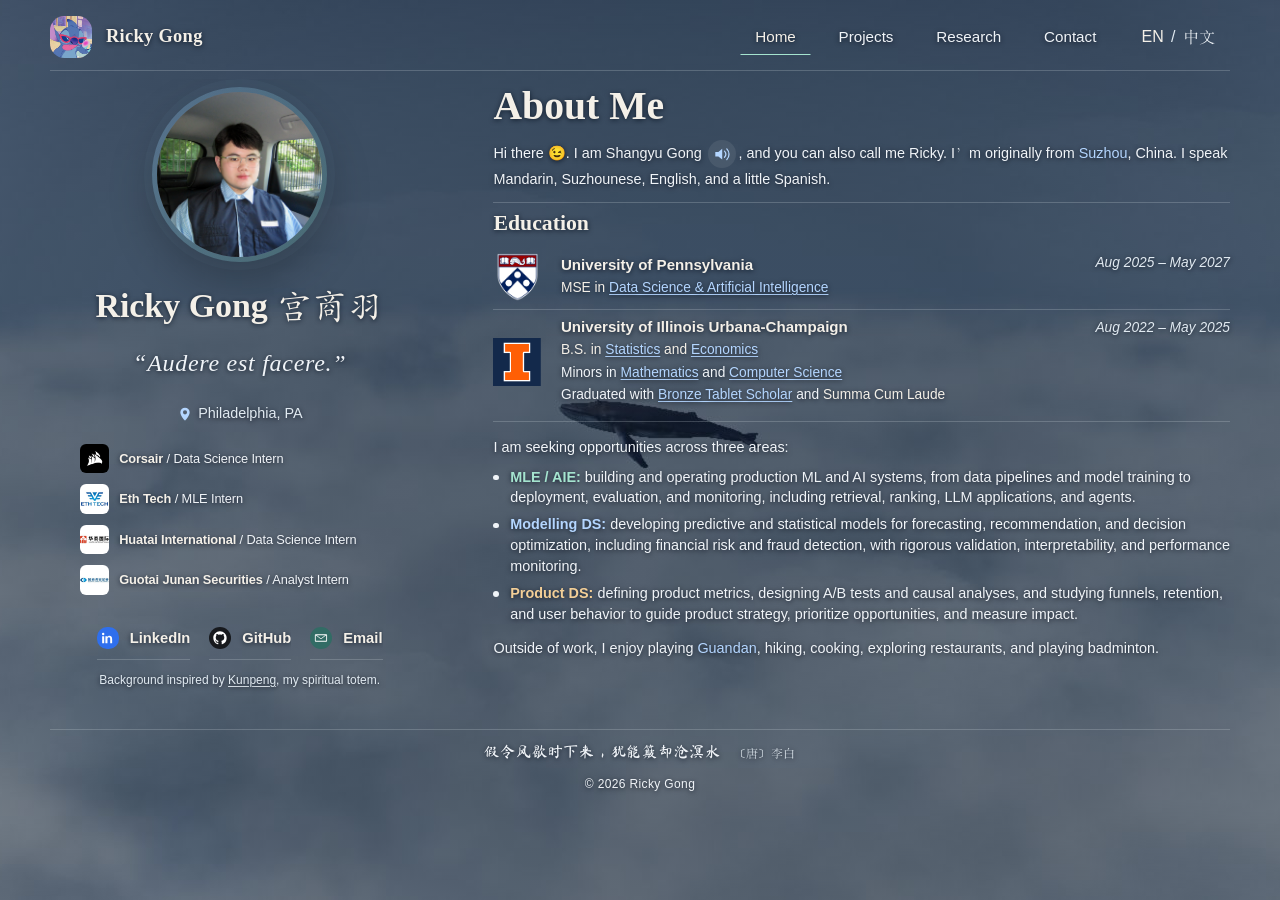
<file: index.html>
<!DOCTYPE html>
<html lang="en">
  <head>
    <meta charset="UTF-8" />
    <meta name="viewport" content="width=device-width, initial-scale=1.0" />
    <title>Ricky Gong | Homepage</title>
    <meta
      name="description"
      content="Shangyu Gong (Ricky Gong, 宫商羽): data science and AI portfolio featuring machine learning, search and recommendation, causal inference, research, and teaching."
    />
    <link rel="canonical" href="https://ricky-s-gong.github.io/" />
    <meta name="google-site-verification" content="833BFG0Uy-rl3wBpezrpCgb5vTBMN2tHVnR4rTbkSSg" />
    <meta property="og:type" content="website" />
    <meta property="og:url" content="https://ricky-s-gong.github.io/" />
    <meta property="og:title" content="Ricky Gong | Homepage" />
    <meta property="og:description" content="Explore Shangyu Gong's data science and AI projects, research, and teaching." />
    <link rel="icon" type="image/jpeg" href="./assets/favicon.jpg?v=20260407-detail-mobile-2022" />
    <link rel="preconnect" href="https://fonts.googleapis.com" />
    <link rel="preconnect" href="https://fonts.gstatic.com" crossorigin />
    <link rel="stylesheet" href="./styles.css?v=20261124-home-footer-offset-0083" />
    <script src="./locale.js?v=20260407-detail-mobile-2022"></script>
  </head>
  <body data-view="home" data-sky>
    <div class="home-sky" aria-hidden="true">
      <canvas id="home-sky"></canvas>
    </div>
    <div class="page-shell">
      <div class="ambient ambient-left"></div>
      <div class="ambient ambient-right"></div>

      <header class="site-header">
        <a class="brand" href="#home">
          <img class="brand-mark" src="./assets/favicon.jpg?v=20260827-stitch-brand-0015" alt="" />
          <span class="brand-text">Ricky Gong</span>
        </a>

        <div class="site-header-actions">
          <nav class="site-nav" aria-label="Primary">
            <a href="#home" data-view-link="home" id="nav-home">Home</a>
            <a href="#projects" data-view-link="projects" id="nav-projects">Projects</a>
            <a href="#research" data-view-link="research" id="nav-research">Research</a>
            <a href="#contact" data-view-link="contact" id="nav-contact">Contact</a>
          </nav>
          <button data-locale-toggle></button>
        </div>
      </header>

      <main id="top" class="view-stage">
        <section id="home" class="view-panel is-active" data-view="home">
          <div class="home-overview">
            <div class="hero home-hero">
              <div class="hero-stage glass">
                <div class="portrait-shell">
                  <div class="portrait-ring">
                    <img id="hero-portrait-image" class="portrait-image" alt="Portrait of Shangyu Gong" />
                    <div id="hero-portrait-fallback" class="portrait-fallback">RG</div>
                  </div>
                </div>

                <div class="intro-card">
                  <h1 id="hero-name"><span lang="en">Ricky Gong</span> <span class="hero-name-cn" lang="zh-Hans">宫商羽</span></h1>
                  <p class="hero-subtitle hero-motto" id="hero-subtitle"></p>
                  <p class="hero-location" id="hero-location"></p>
                  <div class="hero-industry-list" id="hero-industry-list"></div>

                  <div class="hero-link-row" id="hero-link-row"></div>
                  <p class="hero-background-note" id="hero-background-note"></p>
                </div>
              </div>
            </div>

            <div class="home-about">
              <h2 id="about-heading">About Me</h2>
              <div id="home-intro-content" class="home-about-prose section-tight">
                <p>I am Shangyu Gong (Ricky Gong, 宫商羽), studying Data Science &amp; Artificial Intelligence at the University of Pennsylvania. Explore my projects in machine learning, search and recommendation, causal inference, and data systems, alongside my research and teaching.</p>
              </div>
              <section class="education-section" aria-labelledby="education-heading">
                <h3 id="education-heading">Education</h3>
                <div class="education-list" id="education-list"></div>
              </section>
              <div id="home-about-content" class="home-about-prose section-tight"></div>
            </div>
          </div>
          <footer class="home-poem" lang="zh-Hans">
            <p class="poem-text">假令风歇时下来，犹能簸却沧溟水</p>
            <p class="poem-source">〔唐〕李白</p>
            <p class="home-copyright" lang="en">© 2026 Ricky Gong</p>
          </footer>
        </section>

        <section class="view-panel" data-view="projects">
          <div id="projects" class="section-heading project-section-header">
            <div>
              <h2 id="projects-heading">Selected Projects</h2>
            </div>
          </div>
          <div class="project-section-intro">
            <p id="projects-intro">
              This section brings together the projects that best represent how I think and work, organized by toolkit.
            </p>
          </div>
          <div class="projects-nav section-tight" id="projects-nav"></div>
          <div class="projects-categories section-offset" id="projects-categories"></div>
        </section>

        <section id="research" class="view-panel" data-view="research">
          <div class="research-section-stack">
            <section class="research-subsection">
              <div class="section-heading research-subheading">
                <div>
                  <h2 id="research-heading">Research</h2>
                </div>
              </div>
              <!-- <div id="research-intro" class="research-intro"></div> -->
              <section class="research-category">
                <!-- <h3 id="ai-research-heading">AI Research</h3> -->
                <div class="research-card-grid" id="ai-research-cards"></div>
              </section>
              <!--
              <section class="research-category" aria-labelledby="economics-research-heading">
                <h3 id="economics-research-heading">Economics Research</h3>
                <div class="research-card-grid" id="economics-research-cards"></div>
              </section>
              -->
            </section>
            <section class="research-subsection">
              <div class="section-heading research-subheading">
                <div>
                  <h2 id="teaching-heading">Teaching</h2>
                </div>
              </div>
              <div class="research-card-grid" id="teaching-cards"></div>
            </section>
          </div>
        </section>

        <section id="contact" class="view-panel" data-view="contact">
          <div class="contact-section glass">
            <div class="contact-copy">
              <h2 id="contact-heading">Connect, coffee chats, and potential opportunities.</h2>
              <p class="section-copy" id="contact-copy">
                If you'd like to connect, you can schedule a conversation, request my resume privately, or follow up
                by email or social media.
              </p>
            </div>
            <div class="contact-actions">
              <div class="contact-booking-grid" id="contact-booking"></div>
              <div class="hero-link-row contact-link-row" id="contact-links"></div>
            </div>
          </div>
          <footer class="contact-footer">
            <p class="site-credits">Background artwork: <a href="https://sketchfab.com/3d-models/blue-whale-textured-d24d19021c724c3a9134eebcb76b0e0f" target="_blank" rel="noreferrer">Blue Whale — Bohdan Lvov</a>, <a href="https://creativecommons.org/licenses/by/4.0/" target="_blank" rel="noreferrer">CC BY 4.0</a>; scene lighting, scale and flight path adapted for this site. Cloud texture: <a href="https://github.com/pmndrs/assets#textures" target="_blank" rel="noreferrer">pmndrs/assets, CC0</a>.</p>
            <a class="button button-secondary contact-admin-button" href="./admin/">
              <svg viewBox="0 0 24 24" width="16" height="16" fill="none" stroke="currentColor" stroke-width="1.75" aria-hidden="true">
                <rect x="5" y="10" width="14" height="11" rx="2" />
                <path d="M8 10V7a4 4 0 0 1 8 0v3" />
              </svg>
              <span id="contact-admin">Admin</span>
            </a>
          </footer>
        </section>
      </main>
    </div>

    <dialog id="teaser-dialog" class="teaser-dialog" aria-label="Paper teaser, full image">
      <button type="button" aria-label="Close image" autofocus>×</button>
      <img alt="" />
    </dialog>

    <script src="./projects-data.js?v=20260826-hero-industry-0005"></script>
    <script src="./script.js?v=20261124-home-footer-offset-0083"></script>
    <script src="./site-background.js?v=20261117-analytics-beacon-0078"></script>
    <script src="./site-analytics.js?v=20261117-analytics-beacon-0078"></script>
  </body>
</html>
</file>
<file: styles.css>
:root {
  --bg: #08111f;
  --bg-soft: #12233f;
  --surface: rgba(7, 17, 32, 0.64);
  --surface-border: rgba(154, 207, 255, 0.18);
  --text: #f3f6fb;
  --text-soft: #b7c6db;
  --text-muted: #8c9cb1;
  --accent: #7cf7c1;
  --accent-2: #7ac6ff;
  --accent-3: #ffd166;
  --shadow: 0 30px 80px rgba(0, 0, 0, 0.35);
  --radius-lg: 28px;
  --max-width: 1180px;
}

* {
  box-sizing: border-box;
}

html {
  scroll-behavior: smooth;
}

body {
  margin: 0;
  min-height: 100vh;
  font-family: "Avenir Next", "Segoe UI", "Site Songti", "Songti SC", "SimSun", sans-serif;
  color: var(--text);
  background:
    radial-gradient(circle at top left, rgba(122, 198, 255, 0.18), transparent 28%),
    radial-gradient(circle at top right, rgba(124, 247, 193, 0.12), transparent 30%),
    linear-gradient(160deg, #040a13 0%, #08111f 48%, #0d1930 100%);
}

a {
  color: inherit;
  text-decoration: none;
}

.page-shell {
  position: relative;
  overflow: hidden;
}

.ambient {
  position: fixed;
  width: 40rem;
  height: 40rem;
  border-radius: 999px;
  filter: blur(70px);
  opacity: 0.18;
  pointer-events: none;
  z-index: 0;
  animation: ambientDrift 14s ease-in-out infinite alternate;
}

.ambient-left {
  top: 3rem;
  left: -10rem;
  background: #39d6ff;
}

.ambient-right {
  top: 28rem;
  right: -14rem;
  background: #8fff96;
  animation-duration: 18s;
  animation-direction: alternate-reverse;
}

.site-header,
main {
  position: relative;
  z-index: 1;
}

.site-header {
  width: min(calc(100% - 2rem), var(--max-width));
  margin: 0 auto;
  padding: 1.5rem 0 0;
  display: flex;
  justify-content: space-between;
  align-items: center;
}

.site-header-actions {
  display: flex;
  align-items: center;
  gap: 0.9rem;
}

.brand {
  display: inline-flex;
  align-items: center;
  gap: 0.9rem;
  font-weight: 700;
  letter-spacing: 0.02em;
}

.brand-mark {
  width: 2.6rem;
  height: 2.6rem;
  border-radius: 0.9rem;
  display: block;
  overflow: hidden;
  object-fit: cover;
}

.brand-text {
  font-family: "Iowan Old Style", "Palatino Linotype", "Site Songti", "Songti SC", "SimSun", serif;
  font-size: 1.15rem;
}

.site-nav {
  display: flex;
  gap: 0.75rem;
  align-items: center;
  flex-wrap: wrap;
  color: var(--text-soft);
  font-size: 0.95rem;
}

.site-nav a {
  padding: 0.55rem 0.9rem;
  border-radius: 999px;
  border: 1px solid transparent;
  transition: border-color 180ms ease, background 180ms ease, color 180ms ease;
}

.site-nav a:hover,
.site-nav a:focus-visible {
  color: var(--text);
}

.site-nav a.is-active {
  color: var(--text);
  background: rgba(255, 255, 255, 0.06);
  border-color: rgba(124, 247, 193, 0.26);
}

.locale-toggle {
  display: inline-flex;
  align-items: center;
  gap: 0.45rem;
  padding: 0.55rem 0.9rem;
  border-radius: 999px;
  border: 1px solid rgba(154, 207, 255, 0.18);
  background: rgba(255, 255, 255, 0.05);
  color: var(--text-soft);
  font: inherit;
  cursor: pointer;
  transition: border-color 180ms ease, background 180ms ease, color 180ms ease, transform 180ms ease;
}

.locale-toggle:hover,
.locale-toggle:focus-visible {
  color: var(--text);
  border-color: rgba(124, 247, 193, 0.34);
  background: rgba(255, 255, 255, 0.08);
  transform: translateY(-1px);
}

.locale-toggle-option.is-active {
  color: var(--text);
}

.locale-toggle-divider {
  color: var(--text-muted);
}

main {
  width: min(calc(100% - 2rem), var(--max-width));
  margin: 0 auto;
  padding: 3rem 0 4rem;
}

.view-stage {
  min-height: calc(100vh - 7rem);
}

.detail-topbar {
  display: flex;
  justify-content: space-between;
  align-items: center;
  gap: 1rem;
}

.view-panel {
  display: none;
  min-height: calc(100vh - 7rem);
  padding: 2rem 0 1rem;
}

.view-panel.is-active {
  display: block;
}

@media (prefers-reduced-motion: no-preference) {
  .view-panel.is-active {
    animation: viewEnter 240ms cubic-bezier(.2, .65, .3, 1) both;
  }
}

@keyframes viewEnter {
  from { opacity: 0; transform: translateY(4px); }
  to { opacity: 1; transform: translateY(0); }
}

#home {
  padding-top: 0.6rem;
}

.home-overview {
  min-height: auto;
  display: grid;
  grid-template-columns: minmax(300px, 0.68fr) minmax(0, 1.32fr);
  gap: 1.25rem;
  align-items: stretch;
}

.home-hero {
  display: flex;
  align-items: center;
  justify-content: center;
  min-height: auto;
}

.hero-stage {
  width: 100%;
  min-height: 100%;
  display: grid;
  grid-template-columns: 1fr;
  gap: 1rem;
  align-items: center;
  justify-items: center;
  align-content: center;
  padding: 1.45rem;
  position: relative;
  overflow: hidden;
  transform-style: preserve-3d;
}

.hero-stage::before {
  content: "";
  position: absolute;
  inset: 0;
  background:
    radial-gradient(circle at 15% 35%, rgba(122, 198, 255, 0.18), transparent 28%),
    radial-gradient(circle at 80% 70%, rgba(124, 247, 193, 0.14), transparent 26%);
  pointer-events: none;
}

.hero-stage::after {
  content: none;
}

.motion-ready .hero-stage::after {
  animation: none;
}

.portrait-shell,
.intro-card {
  position: relative;
  z-index: 1;
}

.portrait-shell {
  display: flex;
  justify-content: center;
}

.portrait-ring {
  width: clamp(175px, 13vw, 220px);
  height: clamp(175px, 13vw, 220px);
  border-radius: 999px;
  padding: 5px;
  overflow: hidden;
  background: linear-gradient(135deg, rgba(154, 207, 255, 0.28), rgba(124, 247, 193, 0.16));
  box-shadow:
    0 18px 45px rgba(0, 0, 0, 0.24),
    0 0 0 8px rgba(154, 207, 255, 0.035);
  position: relative;
}

.portrait-ring > * {
  position: relative;
  z-index: 1;
}

.portrait-image,
.portrait-fallback {
  width: 100%;
  height: 100%;
  border-radius: 999px;
}

.portrait-image {
  display: none;
  object-fit: cover;
  object-position: center 48%;
  background: #657286;
}

.portrait-image.is-visible {
  display: block;
}

.portrait-fallback {
  display: grid;
  place-items: center;
  background:
    radial-gradient(circle at 30% 25%, rgba(255, 255, 255, 0.18), transparent 20%),
    linear-gradient(160deg, #143152 0%, #0f223b 55%, #0a1627 100%);
  font-family: "Baskerville", "Times New Roman", "Site Songti", "Songti SC", "SimSun", serif;
  font-size: clamp(3rem, 7vw, 4.6rem);
  font-weight: 700;
  letter-spacing: 0.04em;
  color: rgba(243, 246, 251, 0.94);
}

.portrait-fallback.is-hidden {
  display: none;
}

.intro-card {
  width: 100%;
  max-width: 460px;
  padding: 0;
  border: 0;
  border-radius: 0;
  background: transparent;
  backdrop-filter: none;
  -webkit-backdrop-filter: none;
  box-shadow: none;
  text-align: center;
}

.intro-card h1 {
  font-size: clamp(2rem, 3.15vw, 2.7rem);
  max-width: none;
}

.name-audio-button {
  display: inline-flex;
  align-items: center;
  justify-content: center;
  vertical-align: middle;
  width: 1.75rem;
  height: 1.75rem;
  margin: 0 .15rem;
  padding: .3rem;
  border: 0;
  border-radius: 50%;
  background: rgba(255, 255, 255, .08);
  color: var(--accent-2);
  cursor: pointer;
}
.name-audio-button svg { width: 100%; height: 100%; }
.name-audio-button:hover { color: var(--accent); background: rgba(255, 255, 255, .16); }
.name-audio-status { color: var(--text-soft); font-size: .85rem; }

.eyebrow,
.section-tag,
.status-label,
.spotlight-label {
  text-transform: uppercase;
  letter-spacing: 0.18em;
  font-size: 0.73rem;
  color: var(--accent);
}

h1,
h2,
h3 {
  margin: 0;
}

h1 {
  margin-top: 0.65rem;
  font-family: "Baskerville", "Times New Roman", "Site Songti", "Songti SC", "SimSun", serif;
  font-size: clamp(3rem, 7vw, 5rem);
  line-height: 0.96;
  max-width: 12ch;
}

h2 {
  font-family: "Baskerville", "Times New Roman", "Site Songti", "Songti SC", "SimSun", serif;
  font-size: clamp(2rem, 4vw, 3rem);
}

.home-about h2 {
  font-size: clamp(2.1rem, 3.1vw, 3rem);
  line-height: 1;
}

h3 {
  font-size: 1.1rem;
}

.hero-text,
.section-copy,
.prose,
.stack-item p,
.toolbox-copy,
.project-card p {
  color: var(--text-soft);
  line-height: 1.75;
  font-size: 1rem;
}

.hero-text {
  margin: 0.8rem auto 0;
  max-width: 46ch;
  text-align: center;
  line-height: 1.56;
  font-size: clamp(0.92rem, 1vw, 1rem);
}

.hero-subtitle {
  margin: 0.55rem auto 0;
  max-width: none;
  color: var(--text);
  font-size: clamp(1.05rem, 1.7vw, 1.38rem);
  line-height: 1.3;
  font-weight: 500;
}

.hero-location {
  display: flex;
  align-items: center;
  justify-content: center;
  gap: 0.34rem;
  margin: 0.48rem auto 0;
  color: var(--text-muted);
  font-size: 0.9rem;
  line-height: 1.2;
}

.hero-location-icon {
  display: grid;
  width: 1rem;
  height: 1rem;
  place-items: center;
  color: var(--accent-2);
}

.hero-location-svg {
  width: 100%;
  height: 100%;
}

.hero-link-row {
  display: flex;
  flex-wrap: nowrap;
  gap: 0.42rem;
  margin-top: 1.05rem;
  align-items: center;
  justify-content: center;
}

.button {
  padding: 0.9rem 1.3rem;
  border-radius: 999px;
  font-weight: 700;
  transition: transform 180ms ease, box-shadow 180ms ease, background 180ms ease;
}

.button:hover,
.button:focus-visible {
  transform: translateY(-2px);
}

.button-primary {
  color: #04101e;
  background: linear-gradient(135deg, var(--accent), var(--accent-2));
  box-shadow: 0 10px 24px rgba(122, 198, 255, 0.24);
}

.button-secondary {
  border: 1px solid rgba(255, 255, 255, 0.12);
  background: rgba(255, 255, 255, 0.04);
}

.hero-link,
.glass,
.timeline-item::before,
.project-card,
.capability-card {
  backdrop-filter: blur(16px);
  -webkit-backdrop-filter: blur(16px);
}

.hero-link,
.glass,
.project-card,
.capability-card,
.timeline-item {
  border: 1px solid var(--surface-border);
  background: var(--surface);
  border-radius: var(--radius-lg);
  box-shadow: var(--shadow);
}

.panel,
.toolbox,
.contact-section {
  padding: 1.4rem;
}

.stack-item-meta {
  display: block;
  margin-top: 0.4rem;
  color: var(--text-muted);
  font-size: 0.9rem;
}

.hero-link-row .hero-link {
  display: inline-flex;
  align-items: center;
  gap: 0.7rem;
  justify-content: center;
  min-width: 0;
  padding: 0.95rem 1.25rem;
  border-radius: 16px;
  color: var(--text);
  font-weight: 600;
  white-space: nowrap;
  position: relative;
  overflow: hidden;
  transform: perspective(800px) rotateX(var(--tilt-x, 0deg)) rotateY(var(--tilt-y, 0deg));
  transition: transform 220ms ease, border-color 180ms ease, background 180ms ease, box-shadow 220ms ease;
}

.hero-link-row .hero-link::after,
.contact-action-card::after,
.project-card-link::before {
  content: "";
  position: absolute;
  inset: 0;
  border-radius: inherit;
  background: radial-gradient(circle at var(--glare-x, 50%) var(--glare-y, 0%), rgba(255, 255, 255, 0.2), transparent 32%);
  opacity: 0;
  pointer-events: none;
  transition: opacity 180ms ease;
}

.hero-link-row .hero-link:hover,
.hero-link-row .hero-link:focus-visible {
  transform: perspective(800px) translateY(-2px) rotateX(var(--tilt-x, 0deg)) rotateY(var(--tilt-y, 0deg));
  border-color: rgba(124, 247, 193, 0.34);
  box-shadow: 0 18px 42px rgba(0, 0, 0, 0.24);
}

.hero-link-row .hero-link:hover::after,
.hero-link-row .hero-link:focus-visible::after,
.contact-action-card:hover::after,
.contact-action-card:focus-visible::after,
.project-card-link:hover::before,
.project-card-link:focus-visible::before {
  opacity: 1;
}

.hero-link-row .hero-link-icon {
  width: 1.35rem;
  height: 1.35rem;
  display: grid;
  place-items: center;
  color: currentColor;
  flex: 0 0 auto;
}

.hero-link-row .hero-link-svg {
  width: 100%;
  height: 100%;
  display: block;
}

.hero-link-row .hero-link-text {
  font-size: 0.92rem;
  line-height: 1;
}

.hero-link-row .hero-link {
  padding: 0.58rem 0.68rem;
  border-radius: 14px;
}

.home-hero .hero-link-row .hero-link,
.home-hero .hero-link-row .hero-link:hover,
.home-hero .hero-link-row .hero-link:focus-visible {
  transform: none;
}

.home-hero .hero-link-row .hero-link::after {
  content: none;
}

.hero-link-row .hero-link[href^="https://www.linkedin.com"] {
  background: rgba(255, 255, 255, 0.05);
  border-color: rgba(86, 138, 255, 0.2);
  color: var(--text);
}

.hero-link-row .hero-link[href^="https://github.com"] {
  background: rgba(255, 255, 255, 0.05);
  border-color: rgba(255, 255, 255, 0.12);
  color: var(--text);
}

.hero-link-row .hero-link[href^="mailto:"] {
  background: rgba(255, 255, 255, 0.06);
  color: var(--text);
}

.hero-link-row .hero-link[href^="https://www.linkedin.com"] .hero-link-icon {
  color: #ffffff;
  background: #2f6fed;
  border-radius: 10px;
  padding: 0.22rem;
}

.hero-link-row .hero-link[href^="https://github.com"] .hero-link-icon {
  color: #ffffff;
  background: #17191d;
  border-radius: 999px;
  padding: 0.24rem;
}

.hero-link-row .hero-link[href^="mailto:"] .hero-link-icon {
  color: #ffffff;
  background: rgba(124, 247, 193, 0.22);
  border-radius: 999px;
  padding: 0.24rem;
}

.projects-nav {
  display: flex;
  flex-wrap: nowrap;
  gap: 0.42rem;
  overflow-x: auto;
  scrollbar-width: none;
}

.projects-nav::-webkit-scrollbar {
  display: none;
}

.project-nav-pill {
  border: 1px solid rgba(255, 255, 255, 0.12);
  background: rgba(5, 8, 14, 0.88);
  color: var(--text);
  border-radius: 999px;
  flex: 1 1 0;
  min-width: fit-content;
  padding: 0.54rem 0.62rem;
  font: inherit;
  font-size: clamp(0.74rem, 0.9vw, 0.9rem);
  line-height: 1.15;
  white-space: nowrap;
  cursor: pointer;
  transition: border-color 180ms ease, color 180ms ease, transform 180ms ease, background 180ms ease;
}

.project-nav-pill:hover,
.project-nav-pill:focus-visible {
  color: var(--text);
  border-color: rgba(124, 247, 193, 0.34);
  background: rgba(13, 18, 29, 0.96);
  transform: translateY(-1px);
}

.projects-categories {
  display: grid;
  gap: 3.5rem;
}

.project-category-block {
  display: grid;
  gap: 1.4rem;
  scroll-margin-top: 1.5rem;
}

.project-category-heading {
  align-items: start;
}

.project-category-heading > div {
  align-self: start;
}

.project-category-heading h2 {
  margin: 0;
  font-size: clamp(1.18rem, 1.8vw, 1.65rem);
  line-height: 1.15;
}

.project-category-heading .section-copy {
  margin: 0;
  font-size: 0.98rem;
  max-width: 44rem;
}

.project-section-header {
  grid-template-columns: 1fr;
  align-items: end;
  margin-bottom: 0.5rem;
}

.project-section-intro {
  max-width: 980px;
}

.project-section-intro p {
  margin: 0;
  color: var(--text-soft);
  line-height: 1.78;
  font-size: 1rem;
}

.project-card-link {
  display: grid;
  gap: 0.95rem;
  align-content: start;
  animation: none;
  transform: perspective(1000px) rotateX(var(--tilt-x, 0deg)) rotateY(var(--tilt-y, 0deg));
  transform-style: preserve-3d;
  transition: transform 220ms ease, border-color 180ms ease, background 180ms ease, box-shadow 220ms ease;
}

.project-card-link:hover,
.project-card-link:focus-visible {
  transform: perspective(1000px) translateY(-6px) rotateX(var(--tilt-x, 0deg)) rotateY(var(--tilt-y, 0deg));
  border-color: rgba(124, 247, 193, 0.3);
  box-shadow: 0 34px 86px rgba(0, 0, 0, 0.42);
}

.project-cover {
  position: relative;
  min-height: 125px;
  border-radius: 16px;
  overflow: hidden;
  border: 1px solid rgba(255, 255, 255, 0.08);
  background-color: rgba(9, 21, 38, 0.92);
}

.project-cover-image,
.project-cover-overlay {
  position: absolute;
  inset: 0;
  width: 100%;
  height: 100%;
  border-radius: inherit;
}

.project-cover-image {
  z-index: 0;
  background-position: center;
  background-repeat: no-repeat;
  background-size: cover;
  transition: transform 520ms ease, filter 520ms ease;
}

.project-card-link:hover .project-cover-image,
.project-card-link:focus-visible .project-cover-image {
  transform: scale(1.065);
  filter: saturate(1.12) contrast(1.04);
}

.project-cover--white-canvas .project-cover-image {
  background-color: #ffffff;
  background-size: contain;
  background-origin: content-box;
  background-clip: content-box;
  padding: 0.9rem 1rem;
}

.project-cover-overlay {
  z-index: 1;
  background-position: center;
  background-repeat: no-repeat;
  background-size: cover;
}

.project-cover-label {
  position: absolute;
  z-index: 2;
  left: 0.75rem;
  bottom: 0.75rem;
  display: inline-flex;
  align-items: center;
  padding: 0.38rem 0.68rem;
  border-radius: 999px;
  font-family: "Baskerville", "Times New Roman", "Site Songti", "Songti SC", "SimSun", serif;
  font-size: 0.9rem;
  letter-spacing: 0.02em;
  line-height: 1;
  backdrop-filter: blur(10px);
  -webkit-backdrop-filter: blur(10px);
}

.project-status-pill {
  position: absolute;
  z-index: 2;
  top: 0.7rem;
  right: 0.7rem;
  padding: 0.3rem 0.56rem;
  border-radius: 999px;
  font-size: 0.72rem;
}

.project-cover--light-text .project-cover-label {
  color: #f8fafc;
  text-shadow: none;
  background: rgba(15, 23, 42, 0.5);
  border: 1px solid rgba(148, 163, 184, 0.18);
  box-shadow: 0 10px 24px rgba(15, 23, 42, 0.18);
}

.project-cover--light-text .project-status-pill {
  color: #f8fafc;
}

.project-cover--dark-text .project-cover-label {
  color: #f8fafc;
  text-shadow: none;
  background: rgba(15, 23, 42, 0.5);
  border: 1px solid rgba(148, 163, 184, 0.18);
  box-shadow: 0 10px 24px rgba(2, 6, 23, 0.16);
}

.project-cover--dark-text .project-status-pill {
  color: #f8fafc;
}

.project-status-pill--completed {
  background: rgba(61, 150, 96, 0.5);
  border: 1px solid rgba(123, 220, 154, 0.44);
}

.project-status-pill--progress {
  background: rgba(72, 125, 214, 0.5);
  border: 1px solid rgba(126, 176, 255, 0.42);
}

.detail-shell {
  min-height: 100vh;
}

.project-detail-page {
  position: relative;
  z-index: 1;
  width: min(calc(100% - 2rem), 980px);
  margin: 0 auto;
  padding: 3rem 0 4rem;
}

.back-link {
  display: inline-flex;
  margin-bottom: 1.4rem;
  color: var(--text-soft);
  transition: color 180ms ease;
}

.back-link:hover,
.back-link:focus-visible {
  color: var(--text);
}

.project-detail-hero {
  padding: 0.5rem 0 0;
}

.project-detail-header {
  display: grid;
  gap: 1rem;
}

.project-detail-title-block {
  min-width: 0;
  width: 100%;
}

.detail-resource-row {
  display: flex;
  flex-wrap: wrap;
  gap: 0.7rem;
  justify-content: flex-start;
}

.detail-resource-button {
  display: inline-flex;
  align-items: center;
  justify-content: center;
  min-width: 6rem;
  padding: 0.8rem 1rem;
  border-radius: 14px;
  border: 1px solid rgba(154, 207, 255, 0.18);
  background: rgba(255, 255, 255, 0.05);
  color: var(--text);
  transition: transform 180ms ease, border-color 180ms ease;
}

.detail-resource-button:hover,
.detail-resource-button:focus-visible {
  transform: translateY(-2px);
  border-color: rgba(124, 247, 193, 0.32);
}

.project-detail-summary {
  margin: 0.9rem 0 0;
  color: var(--text-soft);
  line-height: 1.75;
  font-size: 1rem;
}

.project-detail-summary a,
.project-detail-article a {
  color: var(--accent-2);
}

.project-detail-summary a:hover,
.project-detail-summary a:focus-visible,
.project-detail-article a:hover,
.project-detail-article a:focus-visible {
  color: var(--accent);
}

.detail-meta-row {
  display: flex;
  flex-wrap: wrap;
  gap: 0.7rem;
  margin-top: 1.4rem;
}

.project-detail-article {
  padding: 2.1rem 2rem 2.25rem;
}

.project-detail-header h1 {
  margin: 0.2rem 0 0;
  font-size: clamp(1.08rem, 1.32vw, 1.56rem);
  line-height: 1.1;
  letter-spacing: -0.015em;
  max-width: none;
  white-space: nowrap;
  word-break: keep-all;
  overflow-wrap: normal;
}

.project-detail-header .hero-subtitle {
  margin: 0.8rem 0 0;
  font-size: 1rem;
  color: var(--text-muted);
  max-width: none;
}

.project-detail-article h2 {
  margin: 1.85rem 0 0;
  font-size: 1rem;
  font-weight: 600;
  line-height: 1.35;
  letter-spacing: 0.01em;
  color: rgba(235, 242, 255, 0.96);
}

.project-detail-article h2:first-child {
  margin-top: 0;
}

.project-detail-article p {
  margin: 0.78rem 0 0;
  color: var(--text-soft);
  line-height: 1.86;
  text-align: justify;
  text-justify: inter-word;
}

.project-detail-article ul {
  margin: 0.95rem 0 0;
  padding-left: 1.2rem;
  color: var(--text-soft);
  line-height: 1.8;
  text-align: justify;
  text-justify: inter-word;
}

.project-detail-article li + li {
  margin-top: 0.45rem;
}

.project-detail-article code {
  padding: 0.1rem 0.35rem;
  border-radius: 6px;
  background: rgba(255, 255, 255, 0.07);
  font-size: 0.92em;
}

.project-detail-article pre {
  margin: 0.95rem 0 0;
  overflow-x: auto;
}

.project-detail-article pre code {
  display: block;
  padding: 0.9rem 1rem;
  white-space: pre;
}

.project-detail-article table {
  width: 100%;
  margin: 1rem 0 0;
  border-collapse: collapse;
  color: var(--text-soft);
  font-size: 0.92rem;
  line-height: 1.55;
  overflow-wrap: anywhere;
}

.project-detail-article th,
.project-detail-article td {
  padding: 0.72rem 0.78rem;
  border: 1px solid rgba(154, 207, 255, 0.14);
  vertical-align: top;
}

.project-detail-article th {
  color: rgba(235, 242, 255, 0.96);
  font-weight: 600;
  background: rgba(255, 255, 255, 0.06);
}

.project-detail-article td {
  background: rgba(255, 255, 255, 0.025);
}

.detail-figure {
  margin: 1.5rem 0 1.8rem;
}

.detail-figure img {
  display: block;
  width: 100%;
  height: auto;
  border: 1px solid var(--border);
  border-radius: 8px;
  background: #ffffff;
}

.detail-figure figcaption {
  margin-top: 0.65rem;
  color: var(--muted);
  font-size: 0.92rem;
}

.math-block {
  margin: 0.95rem 0 0;
  padding: 1rem 1.1rem;
  border-radius: 16px;
  border: 1px solid rgba(154, 207, 255, 0.12);
  background: rgba(255, 255, 255, 0.04);
  overflow-x: auto;
}

.section-heading,
.contact-section,
.split-grid,
.capability-grid,
.project-grid {
  display: grid;
  gap: 1.4rem;
}

.home-about {
  margin: 0;
  padding: 1.45rem 1.55rem;
  border: 1px solid rgba(154, 207, 255, 0.12);
  border-radius: 28px;
  background: rgba(7, 17, 32, 0.42);
  align-self: stretch;
}

.home-about-prose {
  max-width: 100%;
}

.home-about .section-tight {
  margin-top: 0.85rem;
}

.home-about-prose p {
  margin: 0 0 0.75rem;
  color: var(--text-soft);
  line-height: 1.56;
  font-size: clamp(0.9rem, 0.98vw, 1rem);
  text-align: justify;
  text-justify: inter-word;
}

.home-about-prose p:last-child {
  margin-bottom: 0;
}

.education-section {
  margin-top: 1.25rem;
  padding: 1rem 0;
  border-top: 1px solid rgba(154, 207, 255, 0.12);
  border-bottom: 1px solid rgba(154, 207, 255, 0.12);
}

.education-section h3 {
  color: var(--text);
  font-family: "Baskerville", "Times New Roman", "Site Songti", "Songti SC", "SimSun", serif;
  font-size: clamp(1.2rem, 1.7vw, 1.45rem);
}

.education-list {
  display: grid;
  margin-top: 0.55rem;
}

.education-entry {
  display: grid;
  grid-template-columns: 3.5rem minmax(0, 1fr) auto;
  gap: 0.72rem;
  align-items: center;
  padding: 0.72rem 0;
  border-top: 1px solid rgba(154, 207, 255, 0.1);
}

.education-entry:first-child {
  border-top: 0;
}

.education-logo {
  width: 3rem;
  height: 3rem;
  object-fit: contain;
}

.education-copy h4 {
  margin: 0;
  color: var(--text);
  font-size: clamp(0.94rem, 1.18vw, 1.08rem);
  line-height: 1.25;
}

.education-copy p,
.education-period {
  margin: 0.24rem 0 0;
  color: var(--text-soft);
  font-size: 0.86rem;
  line-height: 1.38;
}

.education-degree {
  color: var(--text) !important;
}

.education-minor {
  color: var(--text-soft);
}

.education-honors {
  color: var(--text-soft) !important;
}

.education-honor-summa {
  color: var(--text);
}

.education-period {
  align-self: start;
  margin-top: 0.05rem;
  color: var(--text-muted);
  font-style: italic;
  text-align: right;
  white-space: nowrap;
}

.education-copy a,
.research-intro a {
  color: var(--accent-2);
  text-decoration: underline;
  text-decoration-thickness: 1px;
  text-underline-offset: 0.16em;
}

.education-copy a:hover,
.education-copy a:focus-visible,
.research-intro a:hover,
.research-intro a:focus-visible {
  color: var(--accent);
}

.hero-industry-list {
  display: grid;
  width: min(100%, 20rem);
  margin: 1rem auto 0;
  text-align: left;
}

.industry-entry {
  display: grid;
  grid-template-columns: 2rem minmax(0, 1fr);
  gap: 0.62rem;
  align-items: center;
  min-width: 0;
  padding: 0.46rem 0;
}

.industry-logo {
  width: 2rem;
  height: 2rem;
  border-radius: 0.38rem;
  object-fit: contain;
}

.industry-entry p {
  min-width: 0;
  margin: 0;
  color: var(--text-soft);
  font-size: clamp(0.76rem, 1.1vw, 0.9rem);
  line-height: 1.2;
  letter-spacing: -0.01em;
  white-space: nowrap;
}

.industry-entry strong {
  color: var(--text);
}

.hero-industry-list .industry-entry {
  grid-template-columns: 1.85rem minmax(0, 1fr);
  padding: 0.34rem 0;
}

.hero-industry-list .industry-logo {
  width: 1.85rem;
  height: 1.85rem;
}

.hero-industry-list .industry-entry p {
  font-size: clamp(0.73rem, 1vw, 0.84rem);
}

.about-focus-list {
  display: block;
  margin-top: 0.5rem;
  text-align: left;
}

.about-focus-list > span {
  display: block;
  position: relative;
  margin-top: 0.38rem;
  padding-left: 1.05rem;
  line-height: 1.45;
}

.about-focus-list > span::before {
  content: "";
  position: absolute;
  left: 0;
  top: 0.58em;
  width: 0.34rem;
  height: 0.34rem;
  border-radius: 999px;
  background: rgba(124, 247, 193, 0.72);
}

.focus-role,
.focus-emphasis {
  color: var(--accent);
  font-weight: inherit;
}

.home-about-prose a {
  color: var(--accent-2);
}

.home-about-prose a:hover,
.home-about-prose a:focus-visible {
  color: var(--accent);
}

.section-heading,
.contact-section {
  grid-template-columns: 1fr 0.9fr;
  align-items: center;
}

.panel-block {
  margin-top: 1.4rem;
  padding: 1.6rem;
}

.section-tight {
  margin-top: 1.4rem;
}

.section-offset {
  margin-top: 3rem;
}

.capability-grid {
  grid-template-columns: repeat(3, minmax(0, 1fr));
  gap: 1.1rem;
}

.project-grid {
  grid-template-columns: repeat(4, minmax(0, 1fr));
  gap: 0.95rem;
}

.capability-card {
  padding: 1.25rem;
}

.project-card {
  position: relative;
  overflow: hidden;
  padding: 1rem;
}

.project-card h3 {
  font-size: 1rem;
  line-height: 1.25;
}

.project-card p {
  font-size: 0.92rem;
  line-height: 1.62;
}

.project-card--featured {
  grid-column: 1 / -1;
  grid-template-columns: minmax(0, 1.7fr) minmax(18rem, 0.8fr);
  grid-template-rows: auto auto 1fr;
  gap: 1.15rem 1.5rem;
  align-items: start;
  padding: 1.25rem;
}

.project-card--featured .project-cover {
  grid-column: 1;
  grid-row: 1 / 4;
  min-height: 0;
  aspect-ratio: 1920 / 889;
}

.project-card--featured h3 {
  margin-top: 0.35rem;
  font-size: clamp(1.55rem, 2.4vw, 2rem);
}

.project-card--featured p {
  max-width: 42ch;
  font-size: 1rem;
  line-height: 1.72;
}

.project-card--featured .tag-list {
  align-self: end;
}

.project-card::after {
  content: "";
  position: absolute;
  inset: auto -20% -40% auto;
  width: 9rem;
  height: 9rem;
  border-radius: 999px;
  background: radial-gradient(circle, rgba(124, 247, 193, 0.2), transparent 70%);
  transition: transform 260ms ease, opacity 260ms ease;
}

.project-card:hover::after,
.project-card:focus-visible::after {
  opacity: 0.9;
  transform: translate(-8%, -8%) scale(1.15);
}

.timeline-date {
  color: var(--accent-3);
  font-size: 0.82rem;
  letter-spacing: 0.08em;
  text-transform: uppercase;
}

.tag-list,
.contact-links,
.tool-pills {
  display: flex;
  flex-wrap: wrap;
  gap: 0.65rem;
}

.tag,
.pill,
.contact-chip {
  display: inline-flex;
  align-items: center;
  gap: 0.4rem;
  border-radius: 999px;
  padding: 0.45rem 0.8rem;
  background: rgba(255, 255, 255, 0.06);
  border: 1px solid rgba(255, 255, 255, 0.08);
  color: var(--text-soft);
  font-size: 0.88rem;
}

.split-grid {
  grid-template-columns: repeat(2, minmax(0, 1fr));
}

.research-card-grid {
  display: grid;
  grid-template-columns: repeat(3, minmax(0, 1fr));
  gap: 1.1rem;
  align-items: start;
}

.research-section-stack {
  display: grid;
  gap: 1.6rem;
}

.research-subsection {
  display: grid;
  gap: 0.95rem;
}

.research-category {
  display: grid;
  gap: 0.8rem;
}

.research-category h3 {
  margin: 0;
  color: var(--text);
  font-size: 1.05rem;
}

.research-subheading {
  margin-bottom: 0;
}

.research-intro {
  width: 100%;
  max-width: none;
  color: var(--text-soft);
  font-size: 1rem;
  line-height: 1.7;
}

.research-intro p {
  margin: 0;
}

.stack-list,
.timeline {
  display: grid;
  gap: 1rem;
}

.research-card {
  display: grid;
  gap: 0.95rem;
  align-content: start;
}

.research-card-heading {
  min-width: 0;
}

.research-card-title {
  margin: 0;
  overflow-x: auto;
  color: var(--text);
  font-size: clamp(0.8rem, 1.05vw, 1rem);
  line-height: 1.3;
  white-space: nowrap;
  scrollbar-width: thin;
  scrollbar-color: rgba(154, 207, 255, 0.45) transparent;
}

.research-card-title:focus-visible {
  outline: 2px solid var(--accent);
  outline-offset: 0.2rem;
  border-radius: 0.2rem;
}

.research-card-period {
  margin: 0.34rem 0 0;
  font-size: 0.82rem;
}

.research-card .stack-item-meta {
  margin-top: 0;
}

.research-card a {
  color: var(--accent-2);
  text-decoration: underline;
  text-decoration-thickness: 1px;
  text-underline-offset: 0.16em;
  transition: color 180ms ease, text-decoration-color 180ms ease;
}

.research-card a:hover,
.research-card a:focus-visible {
  color: var(--accent);
  text-decoration-color: var(--accent);
}

.research-card p:last-child {
  margin-bottom: 0;
}

.research-details {
  margin-top: 0.05rem;
}

.research-details summary {
  display: flex;
  width: fit-content;
  align-items: center;
  gap: 0.36rem;
  color: var(--accent-2);
  cursor: pointer;
  font-size: 0.88rem;
  font-weight: 600;
  list-style: none;
}

.research-details summary::-webkit-details-marker {
  display: none;
}

.research-details summary:focus-visible {
  outline: 2px solid var(--accent);
  outline-offset: 0.26rem;
  border-radius: 0.2rem;
}

.details-label-open {
  display: none;
}

.research-details[open] .details-label-open {
  display: inline;
}

.research-details[open] .details-label-closed {
  display: none;
}

.details-chevron {
  display: inline-block;
  font-size: 1.15rem;
  line-height: 0.8;
  transition: transform 180ms ease;
}

.research-details[open] .details-chevron {
  transform: rotate(180deg);
}

.research-details > p {
  margin: 0.7rem 0 0;
  color: var(--text-soft);
  font-size: 0.95rem;
  line-height: 1.65;
}

.stack-item {
  padding-top: 1rem;
  border-top: 1px solid rgba(255, 255, 255, 0.08);
}

.stack-item:first-child {
  border-top: 0;
  padding-top: 0;
}

.stack-item-header {
  display: flex;
  justify-content: space-between;
  gap: 1rem;
  align-items: baseline;
}

.stack-item-header .stack-item-meta {
  white-space: nowrap;
  flex: 0 0 auto;
}

.timeline-item {
  position: relative;
  padding: 1.2rem 1.2rem 1.2rem 4rem;
}

.timeline-item::before {
  content: "";
  position: absolute;
  left: 1.4rem;
  top: 1.5rem;
  width: 1rem;
  height: 1rem;
  border-radius: 999px;
  background: linear-gradient(135deg, var(--accent-2), var(--accent));
  box-shadow: 0 0 0 0.35rem rgba(124, 247, 193, 0.12);
}

.timeline-item h3 {
  margin-top: 0.25rem;
}

.timeline-item p {
  color: var(--text-soft);
  line-height: 1.7;
}

.toolbox {
  display: grid;
  gap: 1rem;
}

.toolbox-copy {
  margin: 0;
}

.contact-chip:hover,
.contact-chip:focus-visible {
  border-color: rgba(124, 247, 193, 0.4);
  color: var(--text);
}

.contact-actions {
  display: grid;
  gap: 1rem;
}

.contact-booking-grid {
  display: grid;
  gap: 0.95rem;
}

.contact-copy {
  display: grid;
  gap: 0.9rem;
  align-content: center;
}

.contact-copy h2 {
  font-size: clamp(1.7rem, 3.2vw, 2.45rem);
  line-height: 1.04;
}

.contact-action-card {
  display: grid;
  grid-template-columns: auto 1fr;
  gap: 0.9rem;
  align-items: start;
  padding: 1.05rem 1.1rem;
  border-radius: 20px;
  border: 1px solid rgba(255, 255, 255, 0.1);
  background: rgba(255, 255, 255, 0.05);
  color: var(--text);
  position: relative;
  overflow: hidden;
  transform: perspective(900px) rotateX(var(--tilt-x, 0deg)) rotateY(var(--tilt-y, 0deg));
  transition: transform 220ms ease, border-color 180ms ease, background 180ms ease, box-shadow 220ms ease;
}

.contact-action-card:hover,
.contact-action-card:focus-visible {
  transform: perspective(900px) translateY(-3px) rotateX(var(--tilt-x, 0deg)) rotateY(var(--tilt-y, 0deg));
  box-shadow: 0 22px 48px rgba(0, 0, 0, 0.25);
}

.contact-action-card--mint {
  border-color: rgba(124, 247, 193, 0.22);
  background: linear-gradient(135deg, rgba(124, 247, 193, 0.12), rgba(255, 255, 255, 0.04));
}

.contact-action-card--mint:hover,
.contact-action-card--mint:focus-visible {
  border-color: rgba(124, 247, 193, 0.42);
}

.contact-action-card--blue {
  border-color: rgba(154, 207, 255, 0.22);
  background: linear-gradient(135deg, rgba(122, 198, 255, 0.12), rgba(255, 255, 255, 0.04));
}

.contact-action-card--blue:hover,
.contact-action-card--blue:focus-visible {
  border-color: rgba(154, 207, 255, 0.42);
}

.contact-action-card--slate {
  border-color: rgba(255, 255, 255, 0.14);
  background: linear-gradient(135deg, rgba(255, 255, 255, 0.08), rgba(255, 255, 255, 0.03));
}

.contact-action-card--slate:hover,
.contact-action-card--slate:focus-visible {
  border-color: rgba(255, 255, 255, 0.26);
}

.contact-action-icon {
  width: 2.4rem;
  height: 2.4rem;
  display: grid;
  place-items: center;
  border-radius: 14px;
  background: rgba(4, 16, 30, 0.56);
  color: #ffffff;
  flex: 0 0 auto;
}

.contact-action-copy {
  display: grid;
  gap: 0.3rem;
}

.contact-action-copy strong {
  font-size: 1rem;
  line-height: 1.2;
}

.contact-action-copy span {
  color: var(--text-soft);
  line-height: 1.55;
  font-size: 0.94rem;
}

.contact-link-grid {
  display: flex;
  flex-wrap: wrap;
  gap: 0.8rem;
}

.contact-link-row {
  margin-top: 0;
  flex-wrap: wrap;
}

.motion-ready .intro-card {
  animation: none;
}

.motion-ready .tag:nth-child(2n) {
  animation: microFloat 4.8s ease-in-out infinite;
}

.motion-ready .tag:nth-child(2n + 1) {
  animation: microFloat 5.6s ease-in-out infinite reverse;
}

@keyframes ambientDrift {
  from {
    transform: translate3d(0, 0, 0) scale(1);
  }
  to {
    transform: translate3d(4rem, 2.2rem, 0) scale(1.08);
  }
}

@keyframes shimmerSweep {
  0%,
  55% {
    transform: translateX(-120%) rotate(18deg);
  }
  78%,
  100% {
    transform: translateX(120%) rotate(18deg);
  }
}

@keyframes heroAurora {
  from {
    transform: translate3d(-1.5%, -1%, 0) scale(1);
  }
  to {
    transform: translate3d(1.5%, 1%, 0) scale(1.06);
  }
}

@keyframes stageScan {
  0%,
  46% {
    transform: translateX(-42%);
  }
  78%,
  100% {
    transform: translateX(42%);
  }
}

@keyframes floatSoft {
  0%,
  100% {
    transform: translateY(0);
  }
  50% {
    transform: translateY(-8px);
  }
}

@keyframes microFloat {
  0%,
  100% {
    transform: translateY(0);
  }
  50% {
    transform: translateY(-3px);
  }
}

@media (prefers-reduced-motion: reduce) {
  *,
  *::before,
  *::after {
    animation-duration: 1ms !important;
    animation-iteration-count: 1 !important;
    scroll-behavior: auto !important;
    transition-duration: 1ms !important;
  }

  .project-card-link,
  .hero-link-row .hero-link,
  .contact-action-card,
  .project-card-link:hover,
  .project-card-link:focus-visible,
  .hero-link-row .hero-link:hover,
  .hero-link-row .hero-link:focus-visible,
  .contact-action-card:hover,
  .contact-action-card:focus-visible {
    transform: none;
  }
}

@media (max-width: 980px) {
  .home-overview,
  .home-hero,
  .section-heading,
  .split-grid,
  .research-card-grid,
  .contact-section,
  .capability-grid,
  .project-grid {
    grid-template-columns: 1fr;
  }

  .home-hero {
    min-height: auto;
  }

  .home-overview {
    min-height: auto;
  }

  .hero-stage {
    grid-template-columns: 1fr;
    justify-items: center;
    text-align: left;
    padding: 1.7rem;
    gap: 1.6rem;
  }

  .home-hero .hero-link-row {
    flex-wrap: wrap;
  }

  .project-detail-header {
    display: grid;
    grid-template-columns: 1fr;
  }

  .project-grid {
    grid-template-columns: repeat(2, minmax(0, 1fr));
  }

  .research-card-grid {
    grid-template-columns: repeat(2, minmax(0, 1fr));
  }

  .project-card--featured {
    grid-template-columns: 1fr;
    grid-template-rows: auto;
  }

  .project-card--featured .project-cover {
    grid-column: auto;
    grid-row: auto;
  }

  .detail-resource-row {
    justify-content: flex-start;
  }

  .project-detail-article {
    padding: 1.55rem;
  }

  .project-detail-header h1 {
    white-space: normal;
    text-wrap: balance;
    font-size: clamp(1.45rem, 5.8vw, 2rem);
    line-height: 1.18;
    max-width: none;
  }

  .project-detail-header .hero-subtitle {
    white-space: nowrap;
    overflow: hidden;
    text-overflow: ellipsis;
  }
}

@media (max-width: 700px) {
  .site-header {
    flex-direction: column;
    align-items: flex-start;
    gap: 1rem;
  }

  .site-nav {
    gap: 0.7rem;
  }

  main {
    padding-top: 2rem;
  }

  h1 {
    font-size: clamp(2.8rem, 16vw, 4rem);
  }

  .intro-card h1 {
    white-space: normal;
  }

  .intro-card {
    padding: 1.4rem;
  }

  .home-about {
    padding: 1.4rem;
  }

  .home-about-prose {
    columns: 1;
  }

  .education-entry {
    grid-template-columns: 2.9rem minmax(0, 1fr);
    gap: 0.6rem;
  }

  .education-logo {
    width: 2.6rem;
    height: 2.6rem;
  }

  .education-period {
    grid-column: 2;
    margin-top: 0.15rem;
    text-align: left;
  }

  .project-grid {
    grid-template-columns: 1fr;
  }

  .research-card-grid {
    grid-template-columns: 1fr;
  }

  .project-card--featured .project-cover {
    aspect-ratio: 1.9 / 1;
  }

  .hero-link-row {
    gap: 0.7rem;
  }

  .timeline-item {
    padding-left: 3.25rem;
  }
}

.home-poem {
  display: flex;
  flex-wrap: wrap;
  justify-content: center;
  align-items: baseline;
  gap: .3rem .8rem;
  margin-top: .75rem;
  padding: 1rem 0 clamp(1rem, 2vh, 1.5rem);
  border-top: 1px solid var(--surface-border);
  text-align: center;
  color: var(--text-muted);
}
.home-poem p { margin: 0; }
.home-poem .poem-text {
  font-family: 'Homepage Poem', 'Kaiti SC', 'STKaiti', 'KaiTi', serif;
  font-size: .95rem;
  font-weight: 400;
  letter-spacing: .05em;
  line-height: 1.8;
}
.home-poem .poem-source {
  color: var(--text-muted);
  font-size: .75rem;
  letter-spacing: .03em;
}
.home-poem .home-copyright {
  flex-basis: 100%;
  margin-top: .3rem;
  font-size: .75rem;
  line-height: 1.5;
  letter-spacing: .03em;
}
@media (prefers-reduced-motion: reduce) {
  html { scroll-behavior: auto; }
  .ambient { animation: none; }
}

@font-face {
  font-family: 'Homepage Poem';
  src: url('./assets/kunpeng/poem-calligraphy.ttf?v=20261101-footer-spacing-0030') format('truetype');
  font-style: normal;
  font-weight: 400;
  font-display: swap;
}

.home-sky {
  display: none;
  position: fixed;
  inset: 0;
  z-index: 0;
  pointer-events: none;
  background: #6787a4 url('./assets/sky/cloudsea-desktop.png?v=20261101-kunpeng-totem-0071') center / cover no-repeat;
}

.home-sky canvas {
  display: block;
  width: 100%;
  height: 100%;
  opacity: 0;
  transition: opacity 700ms ease;
}

.home-sky canvas[data-ready="true"] { opacity: 1; }
.page-shell { z-index: 1; }

/* One continuous sky, with contrast provided by the atmosphere rather than panels. */
body[data-sky] {
  --text: #f4f0e8;
  --text-soft: #f0f4f8;
  --text-muted: #e1eaf1;
  --accent: #a5e4cf;
  --accent-2: #b4d6ff;
  --accent-3: #f3cf97;
  --surface: transparent;
  --surface-border: rgba(216, 225, 232, .22);
  --shadow: none;
}
body[data-sky] .home-sky { display: block; }
body[data-sky] .home-sky::after {
  content: "";
  position: absolute;
  inset: 0;
  background: radial-gradient(ellipse at 52% 45%, rgba(7, 19, 35, .48) 35%, rgba(7, 19, 35, .36) 72%, rgba(7, 19, 35, .12));
  pointer-events: none;
}
body[data-sky] .ambient { display: none; }
body[data-sky] .glass,
body[data-sky] .home-about,
body[data-sky] .hero-link,
body[data-sky] .contact-action-card {
  background: none;
  border: 0;
  border-radius: 0;
  box-shadow: none;
  backdrop-filter: none;
  -webkit-backdrop-filter: none;
  transform: none;
}
body[data-sky] .hero-stage::before,
body[data-sky] .project-card::after,
body[data-sky] .project-card-link::before,
body[data-sky] .hero-link::after,
body[data-sky] .contact-action-card::after { content: none; }
body[data-sky] .site-header {
  padding: 1.5rem 0 1rem;
  border-bottom: 1px solid var(--surface-border);
}
body[data-sky] .site-nav a,
body[data-sky] .locale-toggle {
  border-radius: 0;
  background: none;
  border-color: transparent;
}
body[data-sky] .site-nav a.is-active { color: var(--text); border-bottom-color: var(--accent); }
body[data-sky] .home-overview { gap: clamp(2rem, 5vw, 5rem); align-items: start; }
body[data-sky] .hero-stage { padding: 1.25rem 0; min-height: auto; }
body[data-sky] .home-about { padding: 1.25rem 0; }
body[data-sky] .home-about-prose p { text-align: left; }
body[data-sky] .hero-link-row .hero-link {
  padding: .65rem 0;
  border-bottom: 1px solid var(--surface-border);
  border-radius: 0;
  background: none;
  box-shadow: none;
  transform: none;
}
body[data-sky] .hero-link-row { gap: 1.2rem; }
body[data-sky] .hero-link-row .hero-link:hover { border-color: var(--accent); }
body[data-sky] .hero-link[href^="mailto:"] .hero-link-icon { background: #326c65; }
body[data-sky] .about-focus-list > span::before { background: currentColor; }
body[data-sky] .page-shell { text-shadow: 0 1px 5px rgba(4, 14, 27, .75); }
body[data-sky] .education-section,
body[data-sky] .education-entry { border-color: var(--surface-border); }
body[data-sky] a:focus-visible,
body[data-sky] button:focus-visible,
body[data-sky] summary:focus-visible { outline: 2px solid var(--accent-2); outline-offset: 4px; }
body[data-sky] .home-poem { color: var(--text-soft); }
body[data-sky] .project-section-header { margin-bottom: .5rem; }
body[data-sky] .project-section-intro { max-width: 58rem; }
body[data-sky] .project-nav-pill {
  background: none;
  border: 0;
  border-bottom: 1px solid var(--surface-border);
  border-radius: 0;
  padding: .65rem .15rem;
}
body[data-sky] .project-nav-pill:hover,
body[data-sky] .project-nav-pill:focus-visible { background: none; border-color: var(--accent); transform: none; }
body[data-sky] .project-category-heading { padding-bottom: 1rem; border-bottom: 1px solid var(--surface-border); }
body[data-sky] .project-card {
  background: rgba(10, 27, 45, .42);
  border: 1px solid rgba(216, 225, 232, .22);
  box-shadow: 0 10px 28px rgba(7, 19, 35, .12);
  backdrop-filter: none;
  -webkit-backdrop-filter: none;
  transform: none;
  text-shadow: none;
}
body[data-sky] .project-card:hover { background: rgba(10, 27, 45, .52); transform: none; }
body[data-sky] .research-card-grid { grid-template-columns: 1fr; gap: 0; }
body[data-sky] .research-card { padding: 1.5rem 0; border-bottom: 1px solid var(--surface-border); max-width: 68rem; }
body[data-sky] .research-card-title { white-space: normal; overflow: visible; font-size: clamp(1.05rem, 1.7vw, 1.4rem); line-height: 1.4; }
body[data-sky] .research-details { max-width: 80ch; }
body[data-sky] .contact-section { padding: 1rem 0 2rem; gap: 3rem; }
body[data-sky] .contact-action-card { padding: 1.1rem 0; border-bottom: 1px solid var(--surface-border); }
body[data-sky] .contact-action-card:hover,
body[data-sky] .contact-action-card:focus-visible { border-bottom-color: var(--accent); }
.contact-footer {
  display: flex;
  flex-wrap: wrap;
  align-items: center;
  gap: .75rem 1.5rem;
  margin-top: 1.5rem;
  padding-top: 1rem;
  border-top: 1px solid var(--surface-border);
}
body[data-sky] .site-credits { flex: 1 1 28rem; margin: 0; font-size: .72rem; line-height: 1.65; color: var(--text-muted); }
body[data-sky] .site-credits a { color: var(--accent-2); text-decoration: underline; }
.contact-admin-button {
  display: inline-flex;
  align-items: center;
  gap: .45rem;
  min-height: 44px;
  margin-inline-start: auto;
  padding: .45rem .95rem;
  border-color: var(--surface-border);
  font-size: .8rem;
  white-space: nowrap;
}
.contact-admin-button:hover { border-color: var(--accent); }
.contact-admin-button:focus-visible { outline: 2px solid var(--accent); outline-offset: 3px; }
body[data-sky] .detail-topbar { padding-bottom: 1rem; border-bottom: 1px solid var(--surface-border); }
body[data-sky] .detail-topbar .back-link { margin-bottom: 0; }
body[data-sky] .project-detail-hero { padding: 2rem 0 0; }
body[data-sky] .project-detail-header h1 { white-space: normal; overflow-wrap: anywhere; font-size: clamp(1.6rem, 3vw, 2.6rem); }
body[data-sky] .project-detail-article { padding: 2rem 0 0; border-top: 1px solid var(--surface-border); }
body[data-sky] .project-detail-article h2,
body[data-sky] .project-detail-article th { color: var(--text); }
body[data-sky] .project-detail-article th,
body[data-sky] .project-detail-article td { border-color: var(--surface-border); }

@media (max-width: 980px) {
  body[data-sky] .home-overview { gap: 2rem; }
  body[data-sky] .home-about { border-top: 1px solid var(--surface-border); }
}
@media (max-width: 700px) {
  .home-sky { background-image: url('./assets/sky/cloudsea-mobile.png?v=20261101-kunpeng-totem-0071'); }
  body[data-sky] .home-sky::after { background: rgba(7, 19, 35, .46); }
  body[data-sky] .site-header { display: grid; grid-template-columns: minmax(0, 1fr) auto; gap: .7rem; align-items: center; }
  body[data-sky] .brand { gap: .5rem; }
  body[data-sky] .brand-mark { width: 2rem; height: 2rem; }
  body[data-sky] .brand-text { font-size: 1rem; }
  body[data-sky] .site-header-actions { display: contents; }
  body[data-sky] .site-nav { grid-column: 1 / -1; grid-row: 2; display: grid; grid-template-columns: repeat(4, minmax(0, 1fr)); gap: .15rem; font-size: clamp(.8rem, 3.5vw, .9rem); }
  body[data-sky] .site-nav a { padding: .5rem .2rem; text-align: center; }
  body[data-sky] .locale-toggle { grid-column: 2; grid-row: 1; justify-self: end; padding: .4rem .55rem; font-size: .78rem; }
  body[data-sky] .intro-card { padding: .5rem 0; }
  body[data-sky] .intro-card h1 { font-size: clamp(1.85rem, 8vw, 2.7rem); }
  body[data-sky] .hero-industry-list .industry-entry p { white-space: normal; line-height: 1.4; }
  body[data-sky] .home-hero .hero-link-row { gap: 1rem; }
  body[data-sky] .home-hero .hero-link { padding: .55rem 0; gap: .45rem; }
  body[data-sky] .home-hero .hero-link-icon { width: 1.1rem; height: 1.1rem; }
  body[data-sky] .home-hero .hero-link-text { font-size: .82rem; }
}

body[data-sky] .detail-resource-button {
  background: none;
  border: 0;
  border-bottom: 1px solid var(--surface-border);
  border-radius: 0;
  padding: .65rem 0;
  min-width: 0;
}
body[data-sky] .detail-resource-button:hover { transform: none; border-color: var(--accent); }
body[data-sky] .detail-meta-row .pill { background: none; border: 0; padding: 0; color: var(--text-muted); }
body[data-sky] .project-detail-article p,
body[data-sky] .project-detail-article ul { text-align: left; }

body[data-view="home"] .view-stage { min-height: 0; padding: 1.25rem 0 0; }
body[data-view="home"] #home { min-height: 0; padding: 0; }

@media (min-width: 981px) {
  body[data-view="home"] .page-shell {
    display: flex;
    flex-direction: column;
    min-height: 100dvh;
  }
  body[data-view="home"] .view-stage,
  body[data-view="home"] #home {
    display: flex;
    flex: 1;
    flex-direction: column;
  }
  /* Use spare viewport height for a small gap before the footer. */
  body[data-view="home"] #home::after {
    content: "";
    flex: 1 1 0px;
    max-block-size: 1.25rem;
  }
  body[data-view="home"] .home-poem { order: 1; }
}

@media (min-width: 981px) and (max-height: 980px) {
  body[data-view="home"] .site-header { padding-block: 1rem .75rem; }
  body[data-view="home"] .view-stage { padding-top: .5rem; }
  body[data-view="home"] .hero-stage,
  body[data-view="home"] .home-about { padding-block: .5rem; }
  body[data-view="home"] .education-section { margin-top: .75rem; padding-block: .5rem; }
  body[data-view="home"] .education-entry { padding-block: .5rem; }
  body[data-view="home"] .home-poem { padding-block: .5rem; }
}

body[data-sky] .focus-role { color: var(--accent); font-weight: 600; }
body[data-sky] .focus-role-ml { color: var(--accent-2); }
body[data-sky] .focus-role-product { color: var(--accent-3); }

@font-face {
  font-family: 'Homepage KaiTi';
  src: url('./assets/kunpeng/name-kaiti.otf?v=20261101-kunpeng-totem-0071') format('opentype');
  font-weight: 400;
  font-style: normal;
  font-display: swap;
}
body[data-sky] #hero-name { display: flex; justify-content: center; align-items: baseline; gap: .3em; white-space: nowrap; font-size: clamp(1.65rem, 2.65vw, 2.25rem); }
body[data-sky] .hero-name-cn {
  font-family: 'Homepage KaiTi', 'Kaiti SC', 'STKaiti', 'KaiTi', serif;
  font-size: 1em;
  font-weight: 400;
  letter-spacing: .04em;
}

@media (max-width: 700px) {
  body[data-sky] #hero-name { font-size: clamp(1.75rem, 7.6vw, 2rem); }
}

body[data-sky] .hero-motto {
  margin-top: 1.4rem;
  margin-bottom: 1.5rem;
  font-family: 'Baskerville', 'Songti SC', 'Times New Roman', serif;
  font-size: 1.18rem;
  font-weight: 400;
  line-height: 1.5;
  letter-spacing: .03em;
  color: var(--text-soft);
}
body[data-sky] .hero-motto:lang(en) { font-style: italic; font-size: 1.5rem; }
body[data-sky] .hero-motto:lang(zh) { font-family: 'Homepage KaiTi', 'Kaiti SC', 'STKaiti', 'KaiTi', serif; font-size: 1.25rem; }

@font-face {
  font-family: 'Site Songti';
  src: url('./assets/kunpeng/site-songti.woff2?v=20261101-kunpeng-totem-0071') format('woff2');
  font-weight: 400;
  font-style: normal;
  font-display: swap;
  unicode-range: U+2018-201D, U+3000-303F, U+3400-9FFF, U+FF00-FFEF;
}

.research-card-content { display: grid; gap: .95rem; align-content: start; }
body[data-sky] .research-card--teaser { position: relative; }
body[data-sky] .research-card--teaser .research-teaser { position: absolute; top: 1.5rem; right: 0; width: min(44%, clamp(24rem, 31vw, 26.25rem)); }
.research-teaser { display: block; margin-top: 0; padding: .5rem; border: 1px solid rgba(216, 225, 232, .3); background: rgba(216, 225, 232, .06); border-radius: 8px; overflow: hidden; }
body[data-sky] .research-card--teaser details[open] > p { padding-top: 1rem; }
.research-teaser img { display: block; width: 100%; height: auto; border-radius: 3px; }
.research-teaser { cursor: zoom-in; }
.teaser-dialog { position: fixed; inset: 0; width: min(1878px, calc(100vw - 2rem)); max-width: none; max-height: calc(100dvh - 2rem); margin: auto; padding: 2.75rem 1rem 1rem; border: 1px solid rgba(216, 225, 232, .4); border-radius: 10px; background: #172a3b; }
.teaser-dialog::backdrop { background: rgba(5, 14, 24, .8); }
.teaser-dialog img { display: block; width: 100%; max-height: calc(100dvh - 6rem); object-fit: contain; }
.teaser-dialog button { position: absolute; top: .25rem; right: .5rem; width: 2.25rem; height: 2.25rem; padding: 0; border: 0; background: none; color: #fff; font-size: 1.75rem; cursor: pointer; }
@media (max-width: 1000px) {
  body[data-sky] .research-card--teaser details[open] > p { padding-top: 0; }
  body[data-sky] .research-card--teaser .research-teaser { position: static; width: 100%; justify-self: end; }
}

.research-card .research-authors a { color: inherit; text-decoration: none; }
.research-card .research-authors a:hover,
.research-card .research-authors a:focus-visible { color: var(--accent); text-decoration: underline; }

.hero-background-note { margin: .65rem 0 0; color: var(--text-muted); font-size: .75rem; line-height: 1.55; }
.hero-background-note a { text-decoration: underline; text-underline-offset: .18em; }
.hero-background-note a:hover, .hero-background-note a:focus-visible { color: var(--accent); }
</file>
